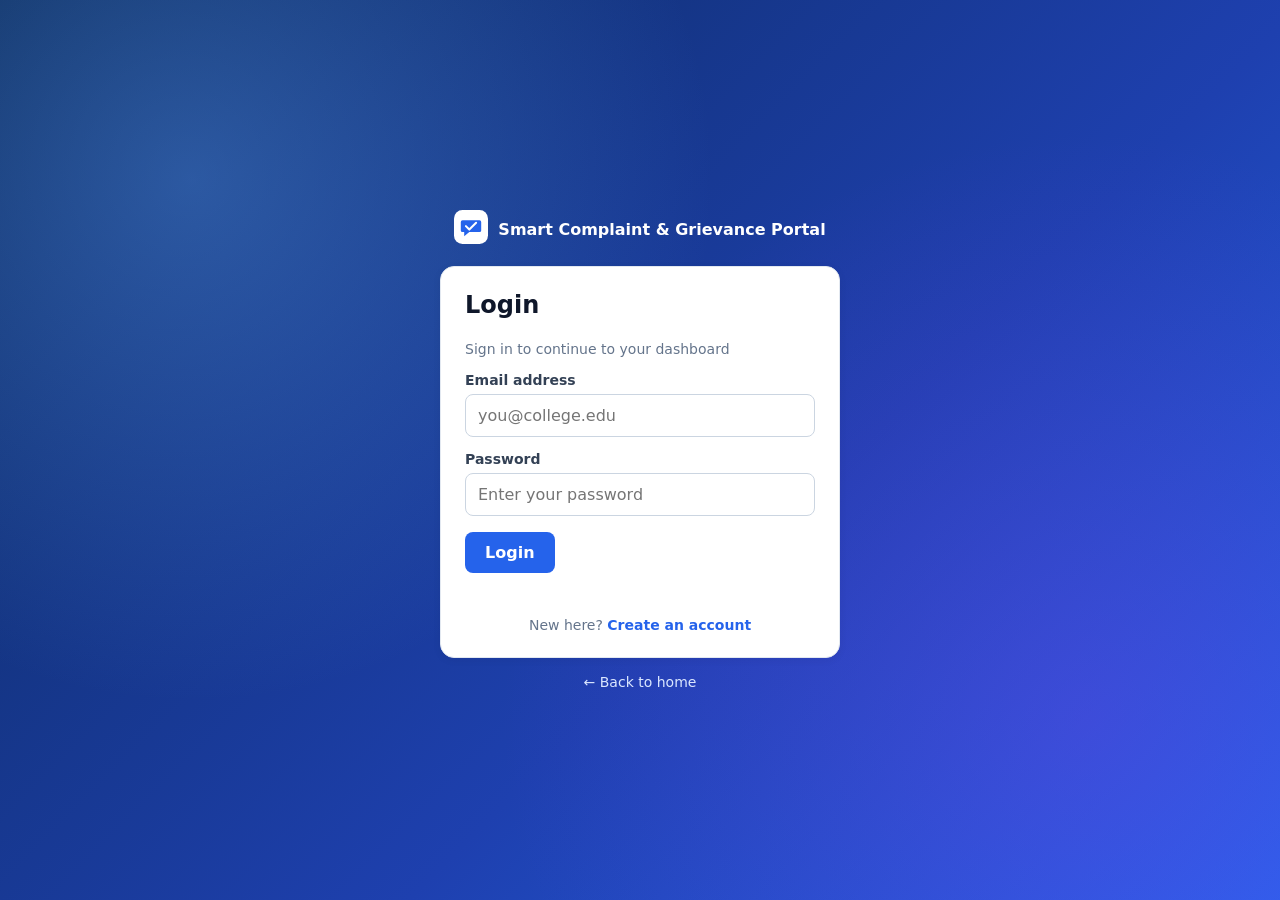
<file: admin-dashboard.html>
<!DOCTYPE html>
<html lang="en">
<head>
  <meta charset="UTF-8">
  <meta name="viewport" content="width=device-width, initial-scale=1">
  <title>Admin Dashboard | Complaint Portal</title>
  <link rel="stylesheet" href="css/style.css">
</head>
<body>
  <div class="topbar">
    <div class="brand"><span id="logo"></span>
      <div><h1>Smart Complaint &amp; Grievance Portal</h1><small>Administrator Console</small></div></div>
    <div class="userbox"><div><b>Administrator</b><small>admin@campus.com</small></div>
      <button class="btn btn-light btn-sm no-print" onclick="logout()">Logout</button></div>
  </div>

  <div class="container">
    <h2 class="page-title">Complaint Management &amp; Reports</h2>

    <div id="banner"></div>
    <div class="stats" id="stats"></div>

    <div class="grid2">
      <div class="card"><h2>Status Overview</h2><div id="repStatus"></div></div>
      <div class="card"><h2>Complaints by Category (Recurring Issues)</h2><div id="repCat"></div></div>
    </div>

    <div class="card">
      <h2>Department-wise Complaints <span class="muted">(click a department to view its complaints)</span></h2>
      <div class="dept-grid" id="deptGrid"></div>
    </div>

    <div class="card no-print">
      <h2>Track a Complaint</h2>
      <div class="form-row" style="grid-template-columns:3fr auto;align-items:end">
        <div><label>Complaint ID</label><input id="aTrack" placeholder="e.g. CMP-000001"></div>
        <button class="btn" onclick="trackAdmin()">Track</button>
      </div>
      <div id="aTrackResult"></div>
    </div>

    <div class="card">
      <h2>All Complaints <span class="muted" id="count"></span></h2>
      <div class="filters no-print">
        <div><label>Search</label><input id="fQuery" placeholder="Complaint ID, title or user name"></div>
        <div><label>Status</label><select id="fStatus"><option value="">All</option>
          <option value="SUBMITTED">Submitted</option><option value="ASSIGNED">Assigned</option>
          <option value="IN_PROGRESS">In Progress</option><option value="RESOLVED">Resolved</option>
          <option value="REJECTED">Rejected</option></select></div>
        <div><label>Category</label><select id="fCat"></select></div>
        <div><label>Department</label><select id="fDept"></select></div>
        <button class="btn btn-outline" onclick="exportCSV()">Export CSV</button>
        <button class="btn btn-outline" onclick="window.print()">Print</button>
      </div>
      <div class="table-wrap" style="margin-top:14px">
        <table>
          <thead><tr><th>ID</th><th>Complaint</th><th>Raised By</th><th>Department</th><th>Status</th><th>Remarks</th><th class="no-print">Actions</th></tr></thead>
          <tbody id="list"></tbody>
        </table>
      </div>
    </div>
  </div>

  <script src="js/api.js"></script>
  <script src="js/admin.js"></script>
</body>
</html>
</file>
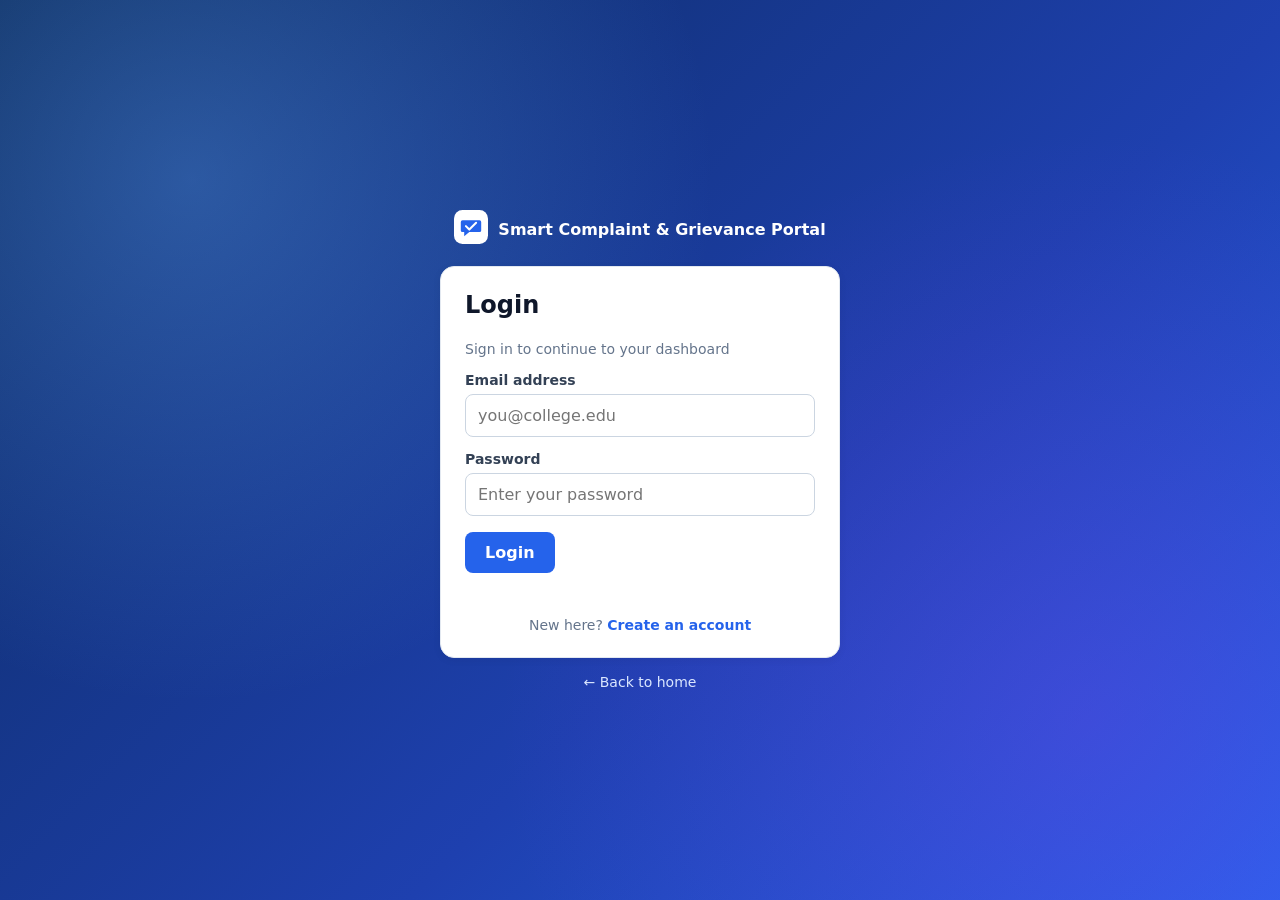
<file: login.html>
<!DOCTYPE html>
<html lang="en">
<head>
  <meta charset="UTF-8">
  <meta name="viewport" content="width=device-width, initial-scale=1">
  <title>Login - Smart Complaint and Grievance Portal</title>
  <link rel="stylesheet" href="css/style.css">
  <link rel="stylesheet" href="css/auth.css">
</head>
<body class="auth-page">

  <a class="auth-brand" href="index.html"><span id="logo"></span> Smart Complaint &amp; Grievance Portal</a>

  <div class="auth-box card">
    <h2>Login</h2>
    <span class="muted">Sign in to continue to your dashboard</span>

    <form id="loginForm">
      <label>Email address</label>
      <input id="lEmail" type="email" placeholder="you@college.edu" required>
      <label>Password</label>
      <input id="lPass" type="password" placeholder="Enter your password" required>
      <button class="btn" type="submit">Login</button>
    </form>

    <p id="msg" class="msg"></p>
    <p class="switch">New here? <a href="register.html">Create an account</a></p>
  </div>

  <a class="back" href="index.html">&larr; Back to home</a>

  <script src="js/api.js"></script>
  <script src="js/login.js"></script>
</body>
</html>
</file>
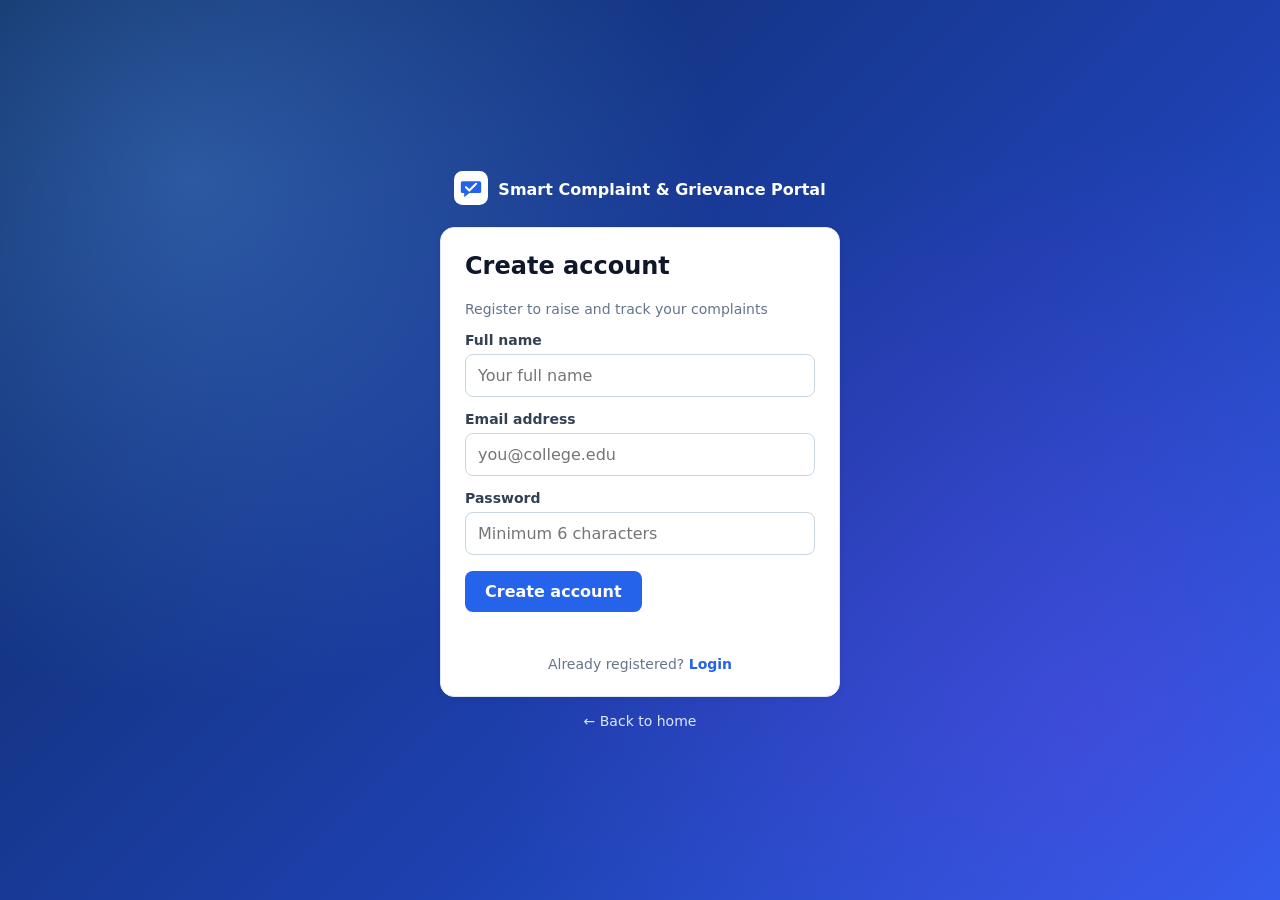
<file: register.html>
<!DOCTYPE html>
<html lang="en">
<head>
  <meta charset="UTF-8">
  <meta name="viewport" content="width=device-width, initial-scale=1">
  <title>Register - Smart Complaint and Grievance Portal</title>
  <link rel="stylesheet" href="css/style.css">
  <link rel="stylesheet" href="css/auth.css">
</head>
<body class="auth-page">

  <a class="auth-brand" href="index.html"><span id="logo"></span> Smart Complaint &amp; Grievance Portal</a>

  <div class="auth-box card">
    <h2>Create account</h2>
    <span class="muted">Register to raise and track your complaints</span>

    <form id="regForm">
      <label>Full name</label>
      <input id="rName" placeholder="Your full name" required>
      <label>Email address</label>
      <input id="rEmail" type="email" placeholder="you@college.edu" required>
      <label>Password</label>
      <input id="rPass" type="password" placeholder="Minimum 6 characters" minlength="6" required>
      <button class="btn" type="submit">Create account</button>
    </form>

    <p id="msg" class="msg"></p>
    <p class="switch">Already registered? <a href="login.html">Login</a></p>
  </div>

  <a class="back" href="index.html">&larr; Back to home</a>

  <script src="js/api.js"></script>
  <script src="js/register.js"></script>
</body>
</html>
</file>
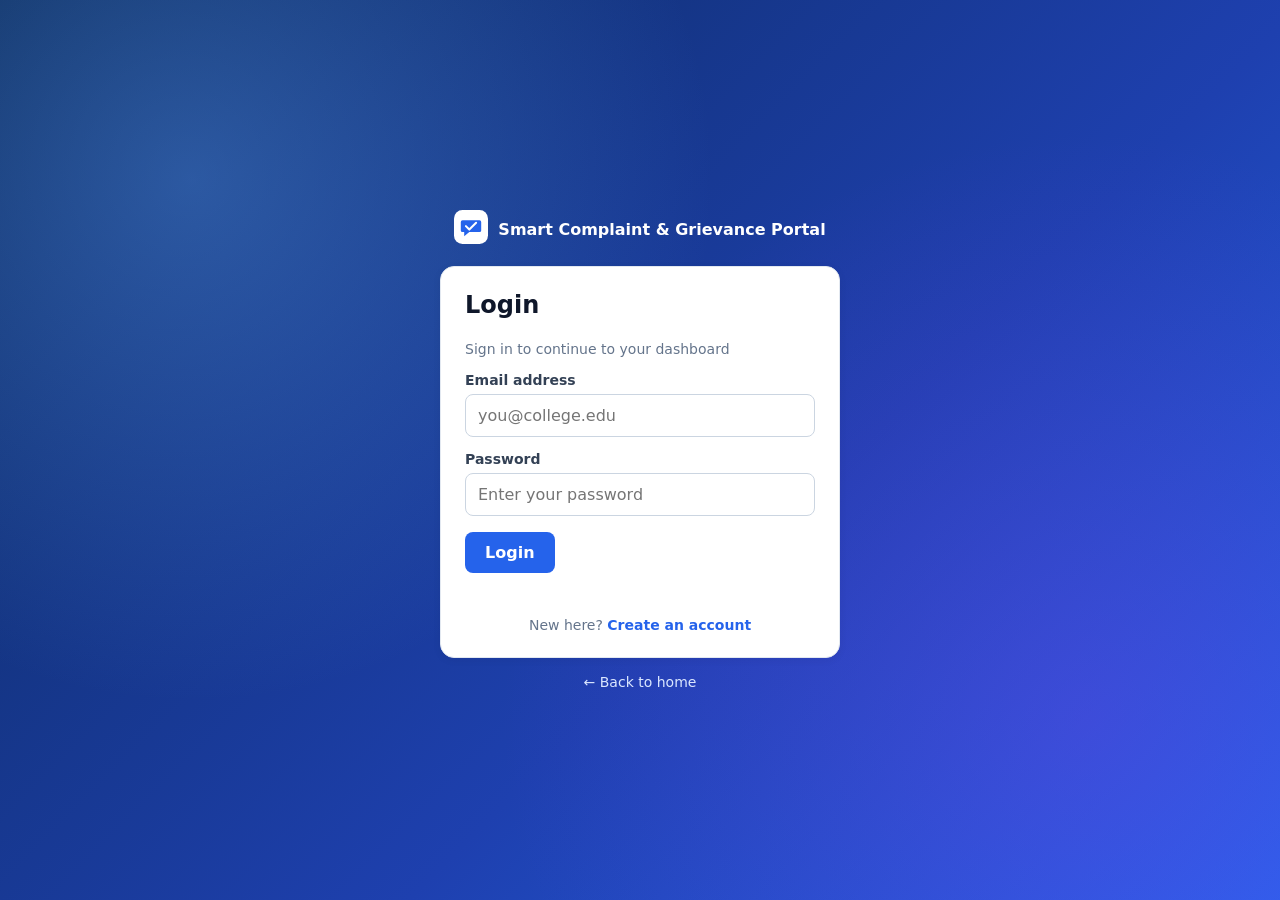
<file: user-dashboard.html>
<!DOCTYPE html>
<html lang="en">
<head>
  <meta charset="UTF-8">
  <meta name="viewport" content="width=device-width, initial-scale=1">
  <title>My Dashboard - Smart Complaint and Grievance Portal</title>
  <link rel="stylesheet" href="css/style.css">
</head>
<body>

  <header class="topbar">
    <div class="brand"><span id="logo"></span><b>Smart Complaint &amp; Grievance Portal</b></div>
    <div class="right">
      <span>Hello, <b id="uname"></b></span>
      <button class="btn btn-light btn-sm" id="logoutBtn">Logout</button>
    </div>
  </header>

  <main class="container">
    <div class="welcome"><h2 id="welcomeName">Welcome</h2>
      <p>Register your complaints, track their progress in real time and read the admin's remarks here.</p></div>

    <div class="stats" id="stats"></div>

    <div class="grid2">
      <section class="card">
        <h3>Raise a Complaint</h3>
        <form id="cForm">
          <label>Title</label>
          <input id="cTitle" placeholder="Short summary of the issue" required>
          <div class="row" style="align-items:flex-start">
            <div style="flex:1;min-width:140px"><label>Category</label><select id="cCategory" required></select></div>
            <div style="flex:1;min-width:140px"><label>Department</label><select id="cDept" required></select></div>
          </div>
          <label>Description</label>
          <textarea id="cDesc" placeholder="Type your complaint, or use the microphone to speak" required></textarea>
          <div class="row">
            <button class="btn" type="submit">Submit Complaint</button>
            <button class="btn btn-light" type="button" id="micBtn">&#127908; Speak</button>
          </div>
        </form>
        <p id="cMsg" class="msg"></p>
      </section>

      <section class="card">
        <h3>Track by Complaint ID</h3>
        <div class="row">
          <input id="trackId" type="number" min="1" placeholder="Enter Complaint ID">
          <button class="btn" id="trackBtn" type="button">Track</button>
        </div>
        <div id="trackOut" style="margin-top:14px"></div>
      </section>
    </div>

    <section class="card">
      <div class="row between">
        <h3 style="margin:0">My Complaints</h3>
        <div class="row">
          <input id="q" placeholder="Search by title or ID">
          <select id="fStatus"></select>
        </div>
      </div>
      <div class="table-wrap">
        <table>
          <thead><tr><th>ID</th><th>Title</th><th>Category</th><th>Department</th><th>Status</th><th>Date</th><th></th></tr></thead>
          <tbody id="rows"></tbody>
        </table>
      </div>
    </section>
  </main>

  <!-- Detail modal -->
  <div class="modal hidden" id="detailModal" onclick="if(event.target===this)closeDetail()">
    <div class="card box">
      <button class="close" onclick="closeDetail()" aria-label="Close">&times;</button>
      <div id="detailBody"></div>
    </div>
  </div>

  <script src="js/api.js"></script>
  <script src="js/user.js"></script>
</body>
</html>
</file>
<file: css/style.css>
:root {
  --navy: #0b2a5b; --blue: #2563eb; --line: #e2e8f0; --muted: #64748b;
  --red: #dc2626; --green: #16a34a; --amber: #d97706; --bg: #f1f5f9;
}
* { box-sizing: border-box; }
body { margin: 0; font-family: "Segoe UI", system-ui, -apple-system, Roboto, Arial, sans-serif; color: #0f172a; background: var(--bg); }
h1, h2, h3, h4 { margin-top: 0; }
.hidden { display: none !important; }
.muted { color: var(--muted); font-size: 14px; }

/* Cards, forms, buttons */
.card { background: #fff; border: 1px solid var(--line); border-radius: 14px; padding: 24px; box-shadow: 0 2px 8px rgba(15,23,42,.06); }
label { display: block; margin: 14px 0 6px; font-size: 14px; font-weight: 600; color: #334155; }
input, select, textarea { width: 100%; padding: 11px 12px; border: 1px solid #cbd5e1; border-radius: 8px; font: inherit; background: #fff; }
input:focus, select:focus, textarea:focus { outline: 2px solid rgba(37,99,235,.35); border-color: var(--blue); }
textarea { min-height: 100px; resize: vertical; }
.btn { background: var(--blue); color: #fff; border: none; border-radius: 8px; padding: 11px 20px; font: inherit; font-weight: 600;
  cursor: pointer; margin-top: 16px; transition: .15s; }
.btn:hover { background: #1d4ed8; }
.btn-light { background: #e0e9ff; color: var(--navy); margin-top: 0; }
.btn-light:hover { background: #c7d8ff; }
.btn-sm { padding: 7px 14px; font-size: 14px; }
.btn-danger { background: var(--red); } .btn-danger:hover { background: #b91c1c; }
.msg { color: var(--red); font-size: 14px; min-height: 18px; margin: 12px 0 0; }
.ok { color: var(--green); font-size: 14px; min-height: 18px; margin: 12px 0 0; }

/* Auth tabs (kept for compatibility) */
.tabs { display: flex; gap: 8px; margin: 16px 0 4px; }
.tabs button { flex: 1; padding: 10px; border: 1px solid var(--line); background: #f8fafc; border-radius: 8px; cursor: pointer; font-weight: 600; }
.tabs button.active { background: var(--blue); color: #fff; border-color: var(--blue); }

/* Dashboard layout */
.topbar { background: var(--navy); color: #fff; padding: 12px 32px; display: flex; justify-content: space-between; align-items: center;
  position: sticky; top: 0; z-index: 10; }
.topbar .brand { display: flex; align-items: center; gap: 10px; }
.topbar .brand svg { width: 30px; height: 30px; }
.topbar .right { display: flex; align-items: center; gap: 14px; }
.container { max-width: 1200px; margin: 0 auto; padding: 24px; }
.page-title { margin: 0 0 18px; color: var(--navy); }
.grid2 { display: grid; grid-template-columns: 1fr 1fr; gap: 20px; margin-bottom: 20px; }
.row { display: flex; gap: 10px; align-items: center; flex-wrap: wrap; }
.row.between { justify-content: space-between; }
.row input, .row select { width: auto; flex: 1; min-width: 140px; }
.row .btn { margin-top: 0; }
.card h3 { color: var(--navy); }

/* Stats */
.stats { display: grid; grid-template-columns: repeat(auto-fit, minmax(160px, 1fr)); gap: 14px; margin-bottom: 20px; }
.stat { background: #fff; border: 1px solid var(--line); border-radius: 12px; padding: 16px 18px; border-left: 4px solid var(--blue); }
.stat b { display: block; font-size: 26px; color: var(--navy); }
.stat span { font-size: 13px; color: var(--muted); }

/* Welcome banner */
.welcome { color: #fff; border-radius: 14px; padding: 26px 30px; margin-bottom: 20px;
  background: radial-gradient(circle at 90% 20%, rgba(96,165,250,.4), transparent 45%),
              linear-gradient(135deg, #0b2a5b, #2563eb); }
.welcome h2 { margin: 0 0 6px; border: none; color: #fff; font-size: 24px; padding: 0; }
.welcome p { margin: 0; opacity: .9; }

/* Tables and badges */
.table-wrap { overflow-x: auto; margin-top: 14px; }
table { width: 100%; border-collapse: collapse; font-size: 14px; }
th { text-align: left; background: #f8fafc; color: #334155; padding: 10px 12px; border-bottom: 2px solid var(--line); white-space: nowrap; }
td { padding: 10px 12px; border-bottom: 1px solid var(--line); vertical-align: top; }
tr:hover td { background: #f8fafc; }
.badge { display: inline-block; padding: 3px 10px; border-radius: 20px; font-size: 12px; font-weight: 700; white-space: nowrap; }
.b-SUBMITTED { background: #e0e7ff; color: #3730a3; }
.b-ASSIGNED { background: #fef3c7; color: #92400e; }
.b-IN_PROGRESS { background: #dbeafe; color: #1e40af; }
.b-RESOLVED { background: #dcfce7; color: #166534; }
.empty { text-align: center; color: var(--muted); padding: 26px; }

/* Timeline */
.timeline { display: flex; margin: 18px 0; }
.timeline .t { flex: 1; text-align: center; font-size: 12px; color: var(--muted); position: relative; }
.timeline .t::before { content: ""; position: absolute; top: 13px; left: -50%; width: 100%; height: 3px; background: var(--line); z-index: 0; }
.timeline .t:first-child::before { display: none; }
.timeline .t i { position: relative; z-index: 1; width: 28px; height: 28px; border-radius: 50%; background: var(--line); color: #fff;
  display: inline-flex; align-items: center; justify-content: center; font-style: normal; font-weight: 700; margin-bottom: 6px; }
.timeline .t.done { color: #166534; font-weight: 600; }
.timeline .t.done i { background: var(--green); }
.timeline .t.done::before { background: var(--green); }

/* Modal */
.modal { position: fixed; inset: 0; background: rgba(15,23,42,.65); display: flex; align-items: center; justify-content: center;
  z-index: 50; padding: 20px; }
.modal .box { position: relative; width: 100%; max-width: 560px; max-height: 92vh; overflow-y: auto; margin: 0; }
.close { position: absolute; top: 10px; right: 14px; background: none; border: none; font-size: 28px; color: var(--muted); cursor: pointer; }
.detail dl { display: grid; grid-template-columns: 120px 1fr; gap: 8px 12px; margin: 0; font-size: 14px; }
.detail dt { color: var(--muted); font-weight: 600; }
.detail dd { margin: 0; white-space: pre-wrap; }

/* Reports */
.bars .bar-row { display: grid; grid-template-columns: 150px 1fr 40px; gap: 10px; align-items: center; margin: 8px 0; font-size: 14px; }
.bars .bar { background: #e2e8f0; border-radius: 6px; height: 14px; overflow: hidden; }
.bars .bar > div { background: var(--blue); height: 100%; border-radius: 6px; }

@media (max-width: 800px) {
  .grid2 { grid-template-columns: 1fr; }
  .topbar { padding: 12px 16px; } .container { padding: 14px; }
  .bars .bar-row { grid-template-columns: 110px 1fr 34px; }
}
@media print {
  .topbar, .no-print, .btn { display: none !important; }
  body { background: #fff; } .card { box-shadow: none; }
}
</file>
<file: css/auth.css>
body.auth-page { min-height: 100vh; margin: 0; display: flex; flex-direction: column; align-items: center; justify-content: center;
  padding: 20px; background:
    radial-gradient(circle at 15% 20%, rgba(96,165,250,.35), transparent 40%),
    radial-gradient(circle at 85% 80%, rgba(124,58,237,.3), transparent 45%),
    linear-gradient(135deg, #0b2a5b 0%, #1e40af 60%, #2563eb 100%); }
.auth-page .auth-box { position: relative; width: 100%; max-width: 400px; margin: 0; }
.auth-page .auth-brand { display: flex; align-items: center; gap: 10px; color: #fff; text-decoration: none; margin-bottom: 18px; font-weight: 700; }
.auth-page .auth-brand svg { width: 34px; height: 34px; }
.auth-page .switch { margin: 14px 0 0; text-align: center; font-size: 14px; color: var(--muted); }
.auth-page .switch a { color: var(--blue); font-weight: 600; text-decoration: none; }
.auth-page .switch a:hover { text-decoration: underline; }
.auth-page .back { margin-top: 16px; color: #dbe7ff; font-size: 14px; text-decoration: none; }
.auth-page .back:hover { color: #fff; }
</file>
